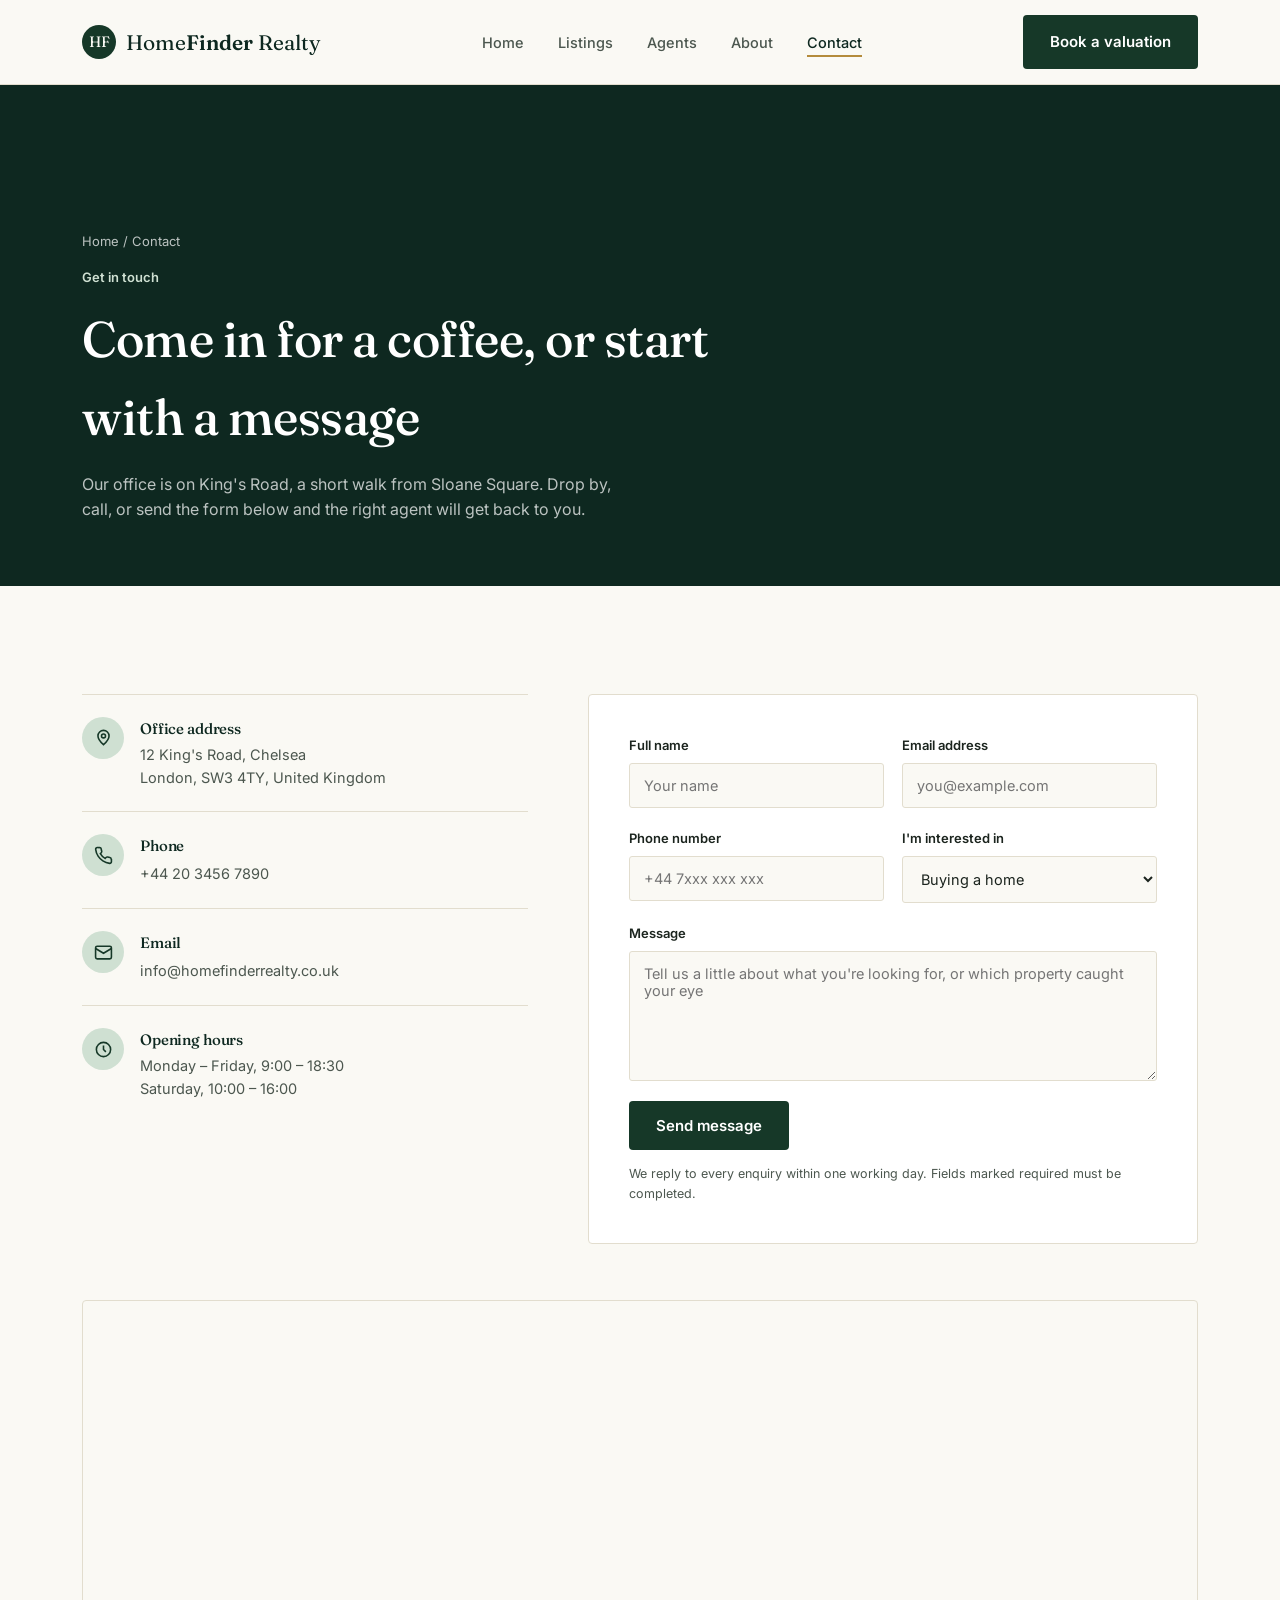
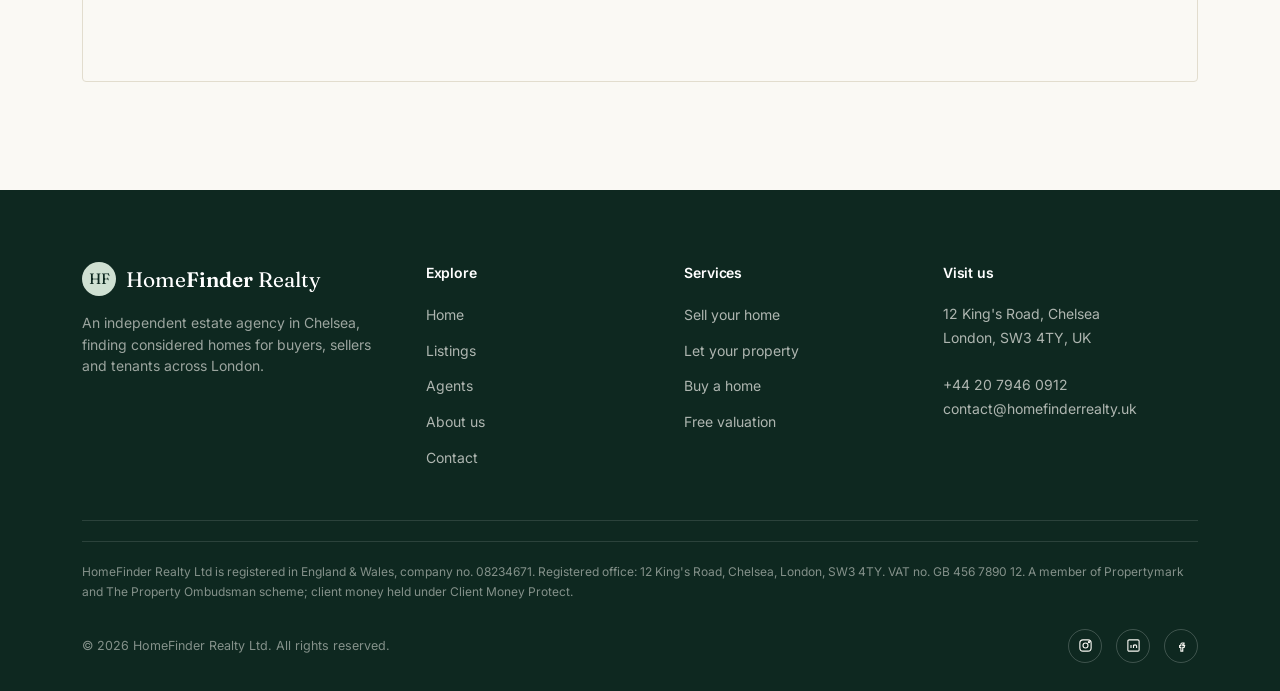
<file: contact.html>
<!DOCTYPE html>
<html lang="en">
<head>
<meta charset="UTF-8">
<meta name="viewport" content="width=device-width, initial-scale=1.0">
<title>Contact — HomeFinder Realty</title>
<meta name="description" content="Get in touch with HomeFinder Realty — 12 King's Road, Chelsea, London SW3 4TY. Call +44 20 3456 7890 or email info@homefinderrealty.co.uk.">
<link rel="preconnect" href="https://fonts.googleapis.com">
<link rel="stylesheet" href="css/style.css">
</head>
<body>

<!-- ================= HEADER ================= -->
<header class="site-header">
  <div class="container">
    <a href="index.html" class="brand">
      <span class="mark">HF</span>
      <span class="name">Home<b>Finder</b> Realty</span>
    </a>
    <nav class="main-nav" aria-label="Primary">
      <ul>
        <li><a href="index.html">Home</a></li>
        <li><a href="listings.html">Listings</a></li>
        <li><a href="agents.html">Agents</a></li>
        <li><a href="about.html">About</a></li>
        <li><a href="contact.html" aria-current="page">Contact</a></li>
      </ul>
    </nav>
    <div class="header-actions">
      <a class="phone" href="tel:+442034567890">+44 20 3456 7890</a>
      <a class="btn btn-primary" href="contact.html">Book a valuation</a>
      <button class="nav-toggle" aria-label="Toggle menu" aria-expanded="false"><span></span></button>
    </div>
  </div>
</header>

<!-- ================= PAGE HEADER ================= -->
<section class="page-header">
  <div class="container">
    <p class="breadcrumb"><a href="index.html">Home</a> / Contact</p>
    <p class="eyebrow">Get in touch</p>
    <h1>Come in for a coffee, or start with a message</h1>
    <p>Our office is on King's Road, a short walk from Sloane Square. Drop by, call, or send the form below and the right agent will get back to you.</p>
  </div>
</section>

<!-- ================= CONTACT GRID ================= -->
<section class="section">
  <div class="container">
    <div class="contact-grid">

      <div class="reveal">
        <div class="info-card">
          <div class="ico">
            <svg viewBox="0 0 24 24" fill="none" stroke="currentColor" stroke-width="2"><path d="M12 21s-7-6.2-7-11a7 7 0 0 1 14 0c0 4.8-7 11-7 11z"/><circle cx="12" cy="10" r="2.5"/></svg>
          </div>
          <div>
            <h4>Office address</h4>
            <p>12 King's Road, Chelsea<br>London, SW3 4TY, United Kingdom</p>
          </div>
        </div>
        <div class="info-card">
          <div class="ico">
            <svg viewBox="0 0 24 24" fill="none" stroke="currentColor" stroke-width="2"><path d="M22 16.9v3a2 2 0 0 1-2.2 2 19.8 19.8 0 0 1-8.6-3.1 19.5 19.5 0 0 1-6-6 19.8 19.8 0 0 1-3.1-8.6A2 2 0 0 1 4.1 2h3a2 2 0 0 1 2 1.7c.1.9.3 1.8.6 2.7a2 2 0 0 1-.5 2.1L8 9.7a16 16 0 0 0 6 6l1.2-1.2a2 2 0 0 1 2.1-.5c.9.3 1.8.5 2.7.6a2 2 0 0 1 1.7 2z"/></svg>
          </div>
          <div>
            <h4>Phone</h4>
            <a href="tel:+442034567890">+44 20 3456 7890</a>
          </div>
        </div>
        <div class="info-card">
          <div class="ico">
            <svg viewBox="0 0 24 24" fill="none" stroke="currentColor" stroke-width="2"><rect x="2" y="4" width="20" height="16" rx="2"/><path d="m2 7 10 6 10-6"/></svg>
          </div>
          <div>
            <h4>Email</h4>
            <a href="mailto:info@homefinderrealty.co.uk">info@homefinderrealty.co.uk</a>
          </div>
        </div>
        <div class="info-card">
          <div class="ico">
            <svg viewBox="0 0 24 24" fill="none" stroke="currentColor" stroke-width="2"><circle cx="12" cy="12" r="9"/><path d="M12 7v5l3 3"/></svg>
          </div>
          <div>
            <h4>Opening hours</h4>
            <p>Monday – Friday, 9:00 – 18:30<br>Saturday, 10:00 – 16:00</p>
          </div>
        </div>
      </div>

      <div class="reveal">
        <form class="contact-form">
          <div class="form-success"></div>
          <div class="form-row">
            <div class="form-field">
              <label for="name">Full name</label>
              <input type="text" id="name" name="name" placeholder="Your name" required>
            </div>
            <div class="form-field">
              <label for="email">Email address</label>
              <input type="email" id="email" name="email" placeholder="you@example.com" required>
            </div>
          </div>
          <div class="form-row">
            <div class="form-field">
              <label for="phone">Phone number</label>
              <input type="tel" id="phone" name="phone" placeholder="+44 7xxx xxx xxx">
            </div>
            <div class="form-field">
              <label for="reason">I'm interested in</label>
              <select id="reason" name="reason">
                <option>Buying a home</option>
                <option>Selling a home</option>
                <option>Renting a property</option>
                <option>Letting my property</option>
                <option>A free valuation</option>
                <option>Something else</option>
              </select>
            </div>
          </div>
          <div class="form-field">
            <label for="message">Message</label>
            <textarea id="message" name="message" placeholder="Tell us a little about what you're looking for, or which property caught your eye" required></textarea>
          </div>
          <button type="submit" class="btn btn-primary">Send message</button>
          <p class="form-note">We reply to every enquiry within one working day. Fields marked required must be completed.</p>
        </form>
      </div>

    </div>

    <div class="map-frame reveal">
      <iframe
        src="https://www.google.com/maps?q=12+King%27s+Road,+Chelsea,+London,+SW3+4TY,+UK&output=embed"
        loading="lazy"
        referrerpolicy="no-referrer-when-downgrade"
        title="Map showing HomeFinder Realty office at 12 King's Road, Chelsea, London">
      </iframe>
    </div>
  </div>
</section>

<!-- ================= FOOTER ================= -->
<footer class="site-footer">
  <div class="container">
    <div class="footer-grid">
      <div class="footer-brand">
        <a href="index.html" class="brand">
          <span class="mark">HF</span>
          <span class="name">Home<b>Finder</b> Realty</span>
        </a>
        <p>An independent estate agency in Chelsea, finding considered homes for buyers, sellers and tenants across London.</p>
      </div>
      <div class="footer-col">
        <h4>Explore</h4>
        <ul>
          <li><a href="index.html">Home</a></li>
          <li><a href="listings.html">Listings</a></li>
          <li><a href="agents.html">Agents</a></li>
          <li><a href="about.html">About us</a></li>
          <li><a href="contact.html">Contact</a></li>
        </ul>
      </div>
      <div class="footer-col">
        <h4>Services</h4>
        <ul>
          <li><a href="contact.html">Sell your home</a></li>
          <li><a href="contact.html">Let your property</a></li>
          <li><a href="listings.html">Buy a home</a></li>
          <li><a href="contact.html">Free valuation</a></li>
        </ul>
      </div>
      <div class="footer-col">
        <h4>Visit us</h4>
        <address>
          12 King's Road, Chelsea<br>
          London, SW3 4TY, UK<br><br>
          <a href="tel:+442034567890">+44 20 7946 0912</a><br>
          <a href="mailto:info@homefinderrealty.co.uk">contact@homefinderrealty.uk</a>
        </address>
      </div>
    </div>
    <p class="legal-strip">HomeFinder Realty Ltd is registered in England &amp; Wales, company no. 08234671. Registered office: 12 King's Road, Chelsea, London, SW3 4TY. VAT no. GB 456 7890 12. A member of Propertymark and The Property Ombudsman scheme; client money held under Client Money Protect.</p>
    <div class="footer-bottom">
      <span>© <span data-year></span> HomeFinder Realty Ltd. All rights reserved.</span>
      <div class="social-row">
        <a href="#" aria-label="Instagram"><svg viewBox="0 0 24 24" fill="none" stroke="currentColor" stroke-width="1.8"><rect x="3" y="3" width="18" height="18" rx="5"/><circle cx="12" cy="12" r="4"/><circle cx="17.5" cy="6.5" r="1"/></svg></a>
        <a href="#" aria-label="LinkedIn"><svg viewBox="0 0 24 24" fill="none" stroke="currentColor" stroke-width="1.8"><rect x="3" y="3" width="18" height="18" rx="2"/><line x1="8" y1="11" x2="8" y2="16"/><line x1="8" y1="8" x2="8" y2="8"/><line x1="12" y1="11" x2="12" y2="16"/><path d="M12 13c0-1.2 1-2 2.5-2s2.5.8 2.5 2v3"/></svg></a>
        <a href="#" aria-label="Facebook"><svg viewBox="0 0 24 24" fill="none" stroke="currentColor" stroke-width="1.8"><path d="M15 8h-2a2 2 0 0 0-2 2v2H9v3h2v6h3v-6h2.2l.8-3H14v-1.5a.5.5 0 0 1 .5-.5H16V8z"/></svg></a>
      </div>
    </div>
  </div>
</footer>

<script src="js/script.js"></script>
  <script src="https://cdn.zanderio.ai/widget/loader.js" data-id="wdg_Gz3AczxazS931DMpCPMgsn0H" defer></script>
</body>
</html>
</file>
<file: css/style.css>
/* ==========================================================================
   HomeFinder Realty — Shared Stylesheet
   Palette: deep pine green / sage / warm off-white / soft gold
   Type: Fraunces (display, serif) + Inter (body, sans)
   ========================================================================== */

@import url('https://fonts.googleapis.com/css2?family=Fraunces:ital,opsz,wght@0,9..144,300;0,9..144,400;0,9..144,500;0,9..144,600;1,9..144,400&family=Inter:wght@400;500;600;700&display=swap');

:root{
  --pine:        #163828;
  --pine-deep:   #0e2820;
  --sage:        #6f9c7d;
  --sage-light:  #cfe0d2;
  --paper:       #faf9f4;
  --paper-dim:   #f1efe6;
  --white:       #ffffff;
  --ink:         #1b241e;
  --ink-soft:    #4c574f;
  --gold:        #b48b3c;
  --line:        #e2ddce;

  --serif: 'Fraunces', Georgia, serif;
  --sans:  'Inter', -apple-system, BlinkMacSystemFont, 'Segoe UI', sans-serif;

  --container: 1180px;
  --radius: 4px;
  --shadow-rest:  0 1px 2px rgba(15,30,20,.06), 0 1px 1px rgba(15,30,20,.04);
  --shadow-lift:  0 28px 45px -18px rgba(14,40,28,.35), 0 8px 18px -8px rgba(14,40,28,.18);
  --ease: cubic-bezier(.22,.68,0,1);
}

*, *::before, *::after{ box-sizing: border-box; }
html{ scroll-behavior: smooth; }
@media (prefers-reduced-motion: reduce){
  html{ scroll-behavior: auto; }
  *, *::before, *::after{ animation-duration: .001ms !important; animation-iteration-count: 1 !important; transition-duration: .001ms !important; scroll-behavior: auto !important; }
}

body{
  margin: 0;
  font-family: var(--sans);
  color: var(--ink);
  background: var(--paper);
  -webkit-font-smoothing: antialiased;
  line-height: 1.55;
}

img{ max-width: 100%; display: block; }
a{ color: inherit; text-decoration: none; }
ul{ margin: 0; padding: 0; list-style: none; }
button{ font-family: inherit; cursor: pointer; }

:focus-visible{
  outline: 2px solid var(--gold);
  outline-offset: 3px;
}

.container{
  max-width: var(--container);
  margin: 0 auto;
  padding: 0 32px;
}

h1, h2, h3, h4{
  font-family: var(--serif);
  font-weight: 500;
  color: var(--pine-deep);
  margin: 0;
  letter-spacing: -0.01em;
}

.eyebrow{
  font-family: var(--sans);
  font-size: 13px;
  font-weight: 600;
  color: var(--gold);
  margin: 0 0 14px;
}

p{ margin: 0; }

.lede{
  color: var(--ink-soft);
  font-size: 17px;
  max-width: 60ch;
}

/* ---------- Buttons ---------- */
.btn{
  display: inline-flex;
  align-items: center;
  gap: 10px;
  padding: 14px 26px;
  border-radius: var(--radius);
  font-size: 15px;
  font-weight: 600;
  border: 1px solid transparent;
  transition: transform .35s var(--ease), background .25s ease, color .25s ease, border-color .25s ease;
}
.btn-primary{
  background: var(--pine);
  color: var(--white);
}
.btn-primary:hover{ background: var(--pine-deep); transform: translateY(-2px); }
.btn-ghost{
  background: transparent;
  border-color: var(--pine);
  color: var(--pine);
}
.btn-ghost:hover{ background: var(--pine); color: var(--white); transform: translateY(-2px); }
.btn-ghost.on-dark{ border-color: rgba(255,255,255,.55); color: var(--white); }
.btn-ghost.on-dark:hover{ background: var(--white); color: var(--pine-deep); }

/* ---------- Header ---------- */
.site-header{
  position: sticky;
  top: 0;
  z-index: 100;
  background: rgba(250,249,244,.88);
  backdrop-filter: saturate(160%) blur(10px);
  border-bottom: 1px solid var(--line);
}
.site-header .container{
  display: flex;
  align-items: center;
  justify-content: space-between;
  height: 84px;
}
.brand{
  display: flex;
  align-items: center;
  gap: 10px;
  font-family: var(--serif);
  font-size: 21px;
  color: var(--pine-deep);
}
.brand .mark{
  width: 34px; height: 34px;
  border-radius: 50%;
  background: var(--pine);
  color: var(--paper);
  display: flex; align-items: center; justify-content: center;
  font-size: 15px;
  font-family: var(--serif);
}
.brand .name b{ font-weight: 600; }

.main-nav ul{ display: flex; gap: 34px; }
.main-nav a{
  font-size: 14.5px;
  font-weight: 500;
  color: var(--ink-soft);
  position: relative;
  padding: 6px 0;
  transition: color .2s ease;
}
.main-nav a::after{
  content: '';
  position: absolute; left: 0; right: 100%; bottom: 0;
  height: 1.5px; background: var(--gold);
  transition: right .3s var(--ease);
}
.main-nav a:hover, .main-nav a[aria-current="page"]{ color: var(--pine-deep); }
.main-nav a:hover::after, .main-nav a[aria-current="page"]::after{ right: 0; }

.header-actions{ display: flex; align-items: center; gap: 18px; }
.header-actions .phone{ font-size: 14px; font-weight: 600; color: var(--pine-deep); display: none; }

.nav-toggle{
  display: none;
  width: 40px; height: 40px;
  border: 1px solid var(--line);
  border-radius: var(--radius);
  background: var(--white);
  align-items: center; justify-content: center;
}
.nav-toggle span, .nav-toggle span::before, .nav-toggle span::after{
  content: '';
  display: block;
  width: 18px; height: 1.5px;
  background: var(--pine-deep);
  position: relative;
  transition: transform .25s ease, opacity .25s ease;
}
.nav-toggle span::before{ position: absolute; top: -6px; }
.nav-toggle span::after{ position: absolute; top: 6px; }
.nav-toggle.is-open span{ background: transparent; }
.nav-toggle.is-open span::before{ transform: translateY(6px) rotate(45deg); }
.nav-toggle.is-open span::after{ transform: translateY(-6px) rotate(-45deg); }

/* ---------- Hero w/ slider ---------- */
.hero{
  position: relative;
  min-height: 88vh;
  display: flex;
  align-items: flex-end;
  overflow: hidden;
  color: var(--white);
}
.hero-slides{ position: absolute; inset: 0; }
.hero-slide{
  position: absolute; inset: 0;
  background-size: cover;
  background-position: center;
  opacity: 0;
  transform: scale(1.08);
  transition: opacity 1.4s var(--ease), transform 8s linear;
}
.hero-slide.is-active{ opacity: 1; transform: scale(1); }
.hero::before{
  content: '';
  position: absolute; inset: 0;
  background: linear-gradient(180deg, rgba(14,40,32,.15) 0%, rgba(11,26,20,.55) 60%, rgba(9,20,16,.86) 100%);
  z-index: 1;
}
.hero-content{
  position: relative; z-index: 2;
  width: 100%;
  padding-bottom: 76px;
}
.hero-content .eyebrow{ color: var(--sage-light); }
.hero h1{
  color: var(--white);
  font-size: clamp(38px, 5.6vw, 66px);
  line-height: 1.06;
  max-width: 16ch;
}
.hero h1 em{ font-style: italic; color: var(--sage-light); }
.hero-sub{
  margin-top: 20px;
  max-width: 46ch;
  color: rgba(255,255,255,.82);
  font-size: 17px;
}
.hero-cta{ margin-top: 34px; display: flex; gap: 14px; flex-wrap: wrap; }

.hero-dots{
  position: absolute; right: 32px; bottom: 76px; z-index: 3;
  display: flex; flex-direction: column; gap: 10px;
}
.hero-dots button{
  width: 9px; height: 9px; border-radius: 50%;
  border: 1px solid rgba(255,255,255,.7);
  background: transparent;
  padding: 0;
  transition: background .25s ease, transform .25s ease;
}
.hero-dots button.is-active{ background: var(--white); transform: scale(1.15); }

.hero-stats{
  position: relative; z-index: 2;
  border-top: 1px solid rgba(255,255,255,.18);
  margin-top: 46px;
  padding-top: 26px;
  display: flex;
  gap: 56px;
  flex-wrap: wrap;
}
.hero-stats .stat b{
  display: block;
  font-family: var(--serif);
  font-size: 30px;
  color: var(--white);
}
.hero-stats .stat span{
  font-size: 13px;
  color: rgba(255,255,255,.72);
}

/* ---------- Section scaffolding ---------- */
.section{ padding: 108px 0; }
.section-tight{ padding: 76px 0; }
.section-alt{ background: var(--paper-dim); }
.section-dark{ background: var(--pine-deep); color: var(--paper); }
.section-dark h2, .section-dark h3{ color: var(--white); }
.section-dark .lede{ color: rgba(250,249,244,.72); }

.section-head{
  display: flex;
  justify-content: space-between;
  align-items: flex-end;
  gap: 40px;
  margin-bottom: 52px;
}
.section-head h2{ font-size: clamp(28px, 3.4vw, 40px); max-width: 14ch; }

/* ---------- Property cards ---------- */
.grid-cards{
  display: grid;
  grid-template-columns: repeat(3, 1fr);
  gap: 30px;
}
.card{
  background: var(--white);
  border: 1px solid var(--line);
  border-radius: var(--radius);
  overflow: hidden;
  box-shadow: var(--shadow-rest);
  transform: translateY(0) translateZ(0);
  transition: transform .5s var(--ease), box-shadow .5s var(--ease), border-color .5s ease;
  will-change: transform;
}
.card:hover{
  transform: translateY(-10px) rotateX(2.5deg) rotateY(-2.5deg);
  box-shadow: var(--shadow-lift);
  border-color: transparent;
}
.card-media{
  position: relative;
  aspect-ratio: 4 / 3;
  overflow: hidden;
}
.card-media img{
  width: 100%; height: 100%; object-fit: cover;
  transition: transform .7s var(--ease);
}
.card:hover .card-media img{ transform: scale(1.07); }
.card-tag{
  position: absolute; top: 14px; left: 14px;
  background: var(--pine);
  color: var(--white);
  font-size: 12px; font-weight: 600;
  padding: 6px 12px;
  border-radius: 3px;
}
.card-price{
  position: absolute; bottom: 14px; left: 14px;
  background: rgba(250,249,244,.94);
  color: var(--pine-deep);
  font-family: var(--serif);
  font-size: 18px;
  padding: 6px 14px;
  border-radius: 3px;
}
.card-body{ padding: 22px 22px 26px; }
.card-body h3{ font-size: 19px; margin-bottom: 6px; }
.card-loc{
  font-size: 13.5px; color: var(--ink-soft);
  display: flex; align-items: center; gap: 6px;
  margin-bottom: 16px;
}
.card-meta{
  display: flex;
  gap: 18px;
  padding-top: 16px;
  border-top: 1px solid var(--line);
  font-size: 13px;
  color: var(--ink-soft);
}
.card-meta span{ display: flex; align-items: center; gap: 6px; }
.card-meta svg{ width: 15px; height: 15px; stroke: var(--sage); flex-shrink: 0; }

.section-foot{ margin-top: 52px; text-align: center; }

/* ---------- Filter bar (listings) ---------- */
.filter-bar{
  background: var(--white);
  border: 1px solid var(--line);
  border-radius: var(--radius);
  padding: 22px;
  display: grid;
  grid-template-columns: repeat(4, 1fr) auto;
  gap: 16px;
  align-items: end;
  margin-bottom: 48px;
}
.field{ display: flex; flex-direction: column; gap: 8px; }
.field label{ font-size: 12.5px; font-weight: 600; color: var(--ink-soft); }
.field select, .field input{
  border: 1px solid var(--line);
  border-radius: 3px;
  padding: 11px 12px;
  font-family: var(--sans);
  font-size: 14px;
  background: var(--paper);
  color: var(--ink);
}
.field select:focus, .field input:focus{ border-color: var(--sage); }
.filter-bar .btn{ padding: 12px 22px; white-space: nowrap; }
.results-count{ font-size: 14px; color: var(--ink-soft); margin-bottom: 24px; }
.no-results{
  display: none;
  padding: 60px 20px;
  text-align: center;
  color: var(--ink-soft);
  border: 1px dashed var(--line);
  border-radius: var(--radius);
}
.no-results.is-visible{ display: block; }

/* ---------- Agents ---------- */
.grid-agents{
  display: grid;
  grid-template-columns: repeat(4, 1fr);
  gap: 26px;
}
.agent-card{
  background: var(--white);
  border: 1px solid var(--line);
  border-radius: var(--radius);
  overflow: hidden;
  text-align: center;
  transition: transform .5s var(--ease), box-shadow .5s var(--ease);
}
.agent-card:hover{ transform: translateY(-8px); box-shadow: var(--shadow-lift); }
.agent-photo{ aspect-ratio: 1; overflow: hidden; }
.agent-photo img{ width: 100%; height: 100%; object-fit: cover; }
.agent-body{ padding: 22px 18px 26px; }
.agent-body h3{ font-size: 17px; margin-bottom: 4px; }
.agent-role{ font-size: 12.5px; color: var(--gold); font-weight: 600; margin-top: 2px; }
.agent-qual{ font-size: 11px; color: var(--ink-soft); margin-bottom: 12px; }
.agent-desc{ font-size: 13.5px; color: var(--ink-soft); margin-bottom: 16px; }
.agent-contact{ display: flex; justify-content: center; gap: 14px; font-size: 12.5px; }
.agent-contact a{ color: var(--pine); font-weight: 600; }
.agent-contact a:hover{ text-decoration: underline; }

/* ---------- About page ---------- */
.split{
  display: grid;
  grid-template-columns: 1fr 1fr;
  gap: 72px;
  align-items: center;
}
.split-media{ position: relative; }
.split-media img{ border-radius: var(--radius); width: 100%; aspect-ratio: 4/3.2; object-fit: cover; }
.split-media .float-card{
  position: absolute;
  bottom: -28px; left: -28px;
  background: var(--white);
  border: 1px solid var(--line);
  border-radius: var(--radius);
  padding: 20px 26px;
  box-shadow: var(--shadow-lift);
}
.float-card b{ font-family: var(--serif); font-size: 26px; color: var(--pine); display: block; }
.float-card span{ font-size: 12.5px; color: var(--ink-soft); }

.values-grid{
  display: grid;
  grid-template-columns: repeat(3, 1fr);
  gap: 30px;
  margin-top: 20px;
}
.value-item{
  padding: 30px 26px;
  background: var(--white);
  border: 1px solid var(--line);
  border-radius: var(--radius);
  transition: border-color .3s ease, transform .3s ease;
}
.value-item:hover{ border-color: var(--sage); transform: translateY(-4px); }
.value-item .num{ font-family: var(--serif); font-size: 15px; color: var(--gold); margin-bottom: 14px; }
.value-item h3{ font-size: 18px; margin-bottom: 10px; }
.value-item p{ font-size: 14px; color: var(--ink-soft); }

.timeline{ margin-top: 20px; }
.timeline-row{
  display: grid;
  grid-template-columns: 120px 1fr;
  gap: 28px;
  padding: 26px 0;
  border-top: 1px solid var(--line);
}
.timeline-row:last-child{ border-bottom: 1px solid var(--line); }
.timeline-row b{ font-family: var(--serif); color: var(--pine); font-size: 20px; }
.timeline-row p{ color: var(--ink-soft); font-size: 14.5px; }
.timeline-row h4{ font-size: 16px; margin-bottom: 6px; }

/* ---------- Contact ---------- */
.contact-grid{
  display: grid;
  grid-template-columns: 1fr 1.15fr;
  gap: 60px;
}
.info-card{
  display: flex;
  gap: 16px;
  padding: 22px 0;
  border-top: 1px solid var(--line);
}
.info-card:last-child{ padding-bottom: 0; }
.info-card .ico{
  width: 42px; height: 42px; flex-shrink: 0;
  border-radius: 50%;
  background: var(--sage-light);
  display: flex; align-items: center; justify-content: center;
}
.info-card .ico svg{ width: 19px; height: 19px; stroke: var(--pine); }
.info-card h4{ font-size: 15px; margin-bottom: 4px; }
.info-card p, .info-card a{ font-size: 14.5px; color: var(--ink-soft); }
.info-card a:hover{ color: var(--pine); }

.contact-form{
  background: var(--white);
  border: 1px solid var(--line);
  border-radius: var(--radius);
  padding: 40px;
}
.form-row{ display: grid; grid-template-columns: 1fr 1fr; gap: 18px; }
.form-field{ margin-bottom: 20px; display: flex; flex-direction: column; gap: 8px; }
.form-field label{ font-size: 13px; font-weight: 600; }
.form-field input, .form-field select, .form-field textarea{
  border: 1px solid var(--line);
  border-radius: 3px;
  padding: 13px 14px;
  font-family: var(--sans);
  font-size: 14.5px;
  background: var(--paper);
  color: var(--ink);
  resize: vertical;
}
.form-field textarea{ min-height: 130px; }
.form-field input:focus, .form-field select:focus, .form-field textarea:focus{ border-color: var(--sage); }
.form-note{ font-size: 12.5px; color: var(--ink-soft); margin-top: 14px; }
.form-success{
  display: none;
  background: var(--sage-light);
  color: var(--pine-deep);
  border-radius: 3px;
  padding: 14px 16px;
  font-size: 14px;
  margin-bottom: 18px;
}
.form-success.is-visible{ display: block; }

.map-frame{
  border: 1px solid var(--line);
  border-radius: var(--radius);
  overflow: hidden;
  margin-top: 56px;
}
.map-frame iframe{ width: 100%; height: 380px; border: 0; display: block; }

/* ---------- Trust bar ---------- */
.trust-bar{
  background: var(--white);
  border-bottom: 1px solid var(--line);
  padding: 22px 0;
}
.trust-bar .container{
  display: flex;
  align-items: center;
  justify-content: space-between;
  gap: 30px;
  flex-wrap: wrap;
}
.trust-bar .trust-item{
  display: flex;
  align-items: center;
  gap: 9px;
  font-size: 12.5px;
  font-weight: 600;
  color: var(--ink-soft);
  white-space: nowrap;
}
.trust-bar .trust-item svg{ width: 17px; height: 17px; stroke: var(--sage); flex-shrink: 0; }

/* ---------- Reviews ---------- */
.review-grid{
  display: grid;
  grid-template-columns: repeat(3, 1fr);
  gap: 26px;
}
.review-card{
  background: var(--white);
  border: 1px solid var(--line);
  border-radius: var(--radius);
  padding: 28px 26px;
}
.review-stars{ display: flex; gap: 3px; margin-bottom: 14px; }
.review-stars svg{ width: 15px; height: 15px; fill: var(--gold); stroke: var(--gold); }
.review-card p{ font-size: 14.5px; color: var(--ink); margin-bottom: 18px; line-height: 1.6; }
.review-who{ display: flex; align-items: center; gap: 12px; }
.review-who .avatar{
  width: 38px; height: 38px; border-radius: 50%;
  background: var(--sage-light);
  color: var(--pine-deep);
  display: flex; align-items: center; justify-content: center;
  font-family: var(--serif); font-size: 14px;
  flex-shrink: 0;
}
.review-who b{ display: block; font-size: 13.5px; }
.review-who span{ font-size: 12px; color: var(--ink-soft); }
.review-summary{
  display: flex; align-items: center; gap: 14px;
  margin-bottom: 36px;
  flex-wrap: wrap;
}
.review-summary .score{ font-family: var(--serif); font-size: 34px; color: var(--pine-deep); }
.review-summary .score-detail{ font-size: 13px; color: var(--ink-soft); line-height: 1.5; }

/* ---------- Press / accreditation strip ---------- */
.press-strip{
  padding: 34px 0;
  border-top: 1px solid var(--line);
  border-bottom: 1px solid var(--line);
}
.press-strip .container{
  display: flex;
  align-items: center;
  justify-content: space-between;
  flex-wrap: wrap;
  gap: 24px;
}
.press-strip .label{ font-size: 12px; color: var(--ink-soft); font-weight: 600; }
.press-strip .press-names{
  display: flex; gap: 34px; flex-wrap: wrap;
}
.press-strip .press-names span{
  font-family: var(--serif);
  font-size: 16px;
  color: var(--ink-soft);
  opacity: .8;
}

/* ---------- EPC / badge chips on cards ---------- */
.card-badges{
  position: absolute; top: 14px; right: 14px;
  display: flex; flex-direction: column; gap: 6px; align-items: flex-end;
}
.chip{
  background: rgba(22,56,40,.82);
  color: var(--white);
  font-size: 11px; font-weight: 600;
  padding: 4px 9px;
  border-radius: 3px;
}

/* ---------- Regulatory footer note ---------- */
.legal-strip{
  border-top: 1px solid rgba(255,255,255,.12);
  padding-top: 20px;
  margin-top: 20px;
  font-size: 12px;
  color: rgba(250,249,244,.5);
  line-height: 1.7;
}

/* ---------- CTA band ---------- */
.cta-band{
  background: var(--pine-deep);
  color: var(--white);
  padding: 80px 0;
  text-align: center;
}
.cta-band h2{ color: var(--white); font-size: clamp(26px,3.4vw,38px); max-width: 20ch; margin: 0 auto 18px; }
.cta-band p{ color: rgba(255,255,255,.72); max-width: 50ch; margin: 0 auto 34px; }
.cta-band .btn-group{ display: flex; gap: 14px; justify-content: center; flex-wrap: wrap; }

/* ---------- Page header (interior pages) ---------- */
.page-header{
  background: var(--pine-deep);
  color: var(--white);
  padding: 130px 0 64px;
}
.page-header .eyebrow{ color: var(--sage-light); }
.page-header h1{ color: var(--white); font-size: clamp(32px, 4.4vw, 50px); max-width: 20ch; }
.page-header p{ color: rgba(255,255,255,.72); margin-top: 16px; max-width: 55ch; }
.breadcrumb{ font-size: 13px; color: rgba(255,255,255,.55); margin-top: 20px; }
.breadcrumb a:hover{ color: var(--white); }

/* ---------- Testimonial ---------- */
.testimonial{
  max-width: 760px; margin: 0 auto; text-align: center;
}
.testimonial blockquote{
  font-family: var(--serif);
  font-size: clamp(22px, 2.6vw, 30px);
  font-style: italic;
  color: var(--pine-deep);
  line-height: 1.4;
  margin: 0 0 26px;
}
.testimonial cite{ font-style: normal; font-size: 14px; color: var(--ink-soft); }

/* ---------- Footer ---------- */
.site-footer{
  background: var(--pine-deep);
  color: rgba(250,249,244,.8);
  padding: 72px 0 28px;
}
.footer-grid{
  display: grid;
  grid-template-columns: 1.4fr 1fr 1fr 1.2fr;
  gap: 46px;
  padding-bottom: 50px;
  border-bottom: 1px solid rgba(255,255,255,.12);
}
.footer-brand .brand{ color: var(--white); margin-bottom: 16px; }
.footer-brand .brand .mark{ background: var(--sage-light); color: var(--pine-deep); }
.footer-brand p{ font-size: 14px; color: rgba(250,249,244,.6); max-width: 34ch; }
.footer-col h4{
  color: var(--white); font-family: var(--sans); font-size: 14px; font-weight: 600; margin-bottom: 18px;
}
.footer-col ul{ display: flex; flex-direction: column; gap: 11px; }
.footer-col a{ font-size: 14px; color: rgba(250,249,244,.68); transition: color .2s ease; }
.footer-col a:hover{ color: var(--white); }
.footer-col address{ font-style: normal; font-size: 14px; color: rgba(250,249,244,.68); line-height: 1.7; }
.footer-bottom{
  display: flex; justify-content: space-between; align-items: center;
  padding-top: 26px; font-size: 12.5px; color: rgba(250,249,244,.5);
  flex-wrap: wrap; gap: 12px;
}
.social-row{ display: flex; gap: 14px; }
.social-row a{
  width: 34px; height: 34px; border-radius: 50%;
  border: 1px solid rgba(255,255,255,.2);
  display: flex; align-items: center; justify-content: center;
  transition: background .2s ease, border-color .2s ease;
}
.social-row a:hover{ background: rgba(255,255,255,.1); border-color: rgba(255,255,255,.4); }
.social-row svg{ width: 15px; height: 15px; stroke: var(--paper); }

/* ---------- Reveal-on-scroll (single orchestrated pass) ---------- */
.reveal{ opacity: 0; transform: translateY(22px); transition: opacity .8s var(--ease), transform .8s var(--ease); }
.reveal.is-in{ opacity: 1; transform: translateY(0); }

/* ==========================================================================
   Responsive
   ========================================================================== */
@media (max-width: 1080px){
  .grid-cards{ grid-template-columns: repeat(2, 1fr); }
  .grid-agents{ grid-template-columns: repeat(2, 1fr); }
  .footer-grid{ grid-template-columns: 1fr 1fr; }
  .filter-bar{ grid-template-columns: repeat(2, 1fr); }
  .split{ grid-template-columns: 1fr; gap: 48px; }
  .contact-grid{ grid-template-columns: 1fr; }
  .review-grid{ grid-template-columns: 1fr; }
  .trust-bar .container{ justify-content: flex-start; }
}

@media (max-width: 760px){
  .container{ padding: 0 20px; }
  .main-nav, .header-actions .phone{ display: none; }
  .nav-toggle{ display: flex; }
  .site-header.is-open .main-nav{
    display: block;
    position: absolute; top: 84px; left: 0; right: 0;
    background: var(--paper);
    border-bottom: 1px solid var(--line);
    padding: 20px;
  }
  .site-header.is-open .main-nav ul{ flex-direction: column; gap: 4px; }
  .site-header.is-open .main-nav a{ display: block; padding: 12px 4px; }

  .hero{ min-height: 92vh; }
  .hero-content{ padding-bottom: 50px; }
  .hero-stats{ gap: 30px; }
  .hero-dots{ right: 20px; bottom: 50px; }

  .section{ padding: 72px 0; }
  .section-head{ flex-direction: column; align-items: flex-start; gap: 16px; }

  .grid-cards, .grid-agents{ grid-template-columns: 1fr; }
  .filter-bar{ grid-template-columns: 1fr; }
  .values-grid{ grid-template-columns: 1fr; }
  .footer-grid{ grid-template-columns: 1fr; gap: 34px; }
  .form-row{ grid-template-columns: 1fr; }
  .timeline-row{ grid-template-columns: 1fr; gap: 8px; }
  .split-media .float-card{ position: static; margin-top: -40px; margin-left: 20px; width: fit-content; }
  .page-header{ padding: 110px 0 48px; }
}
</file>
